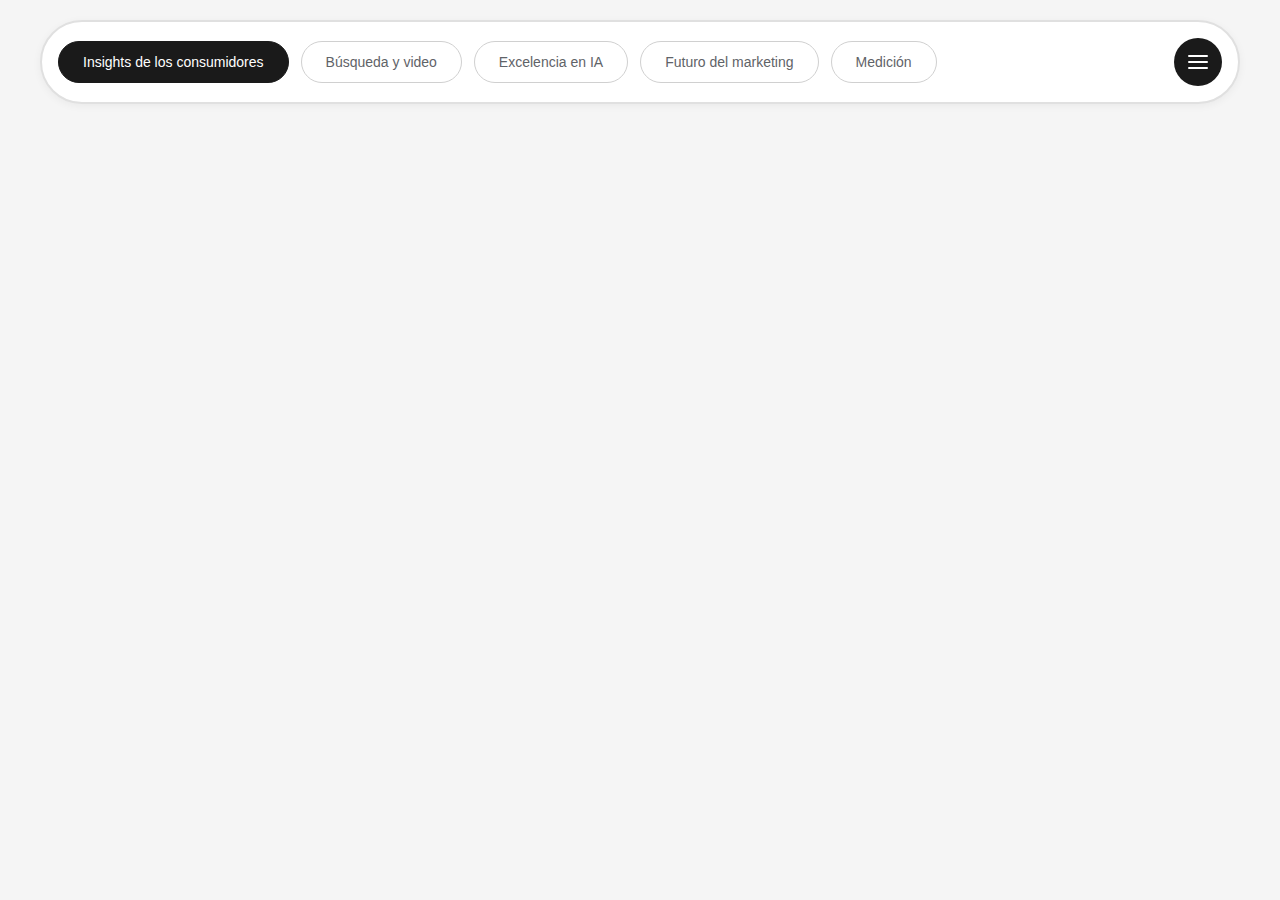
<file: menu-nav.html>
<!DOCTYPE html>
<html lang="es">

<head>
    <meta charset="UTF-8">
    <meta name="viewport" content="width=device-width, initial-scale=1.0">
    <title>Tab Menu</title>
    <style>
        * {
            margin: 0;
            padding: 0;
            box-sizing: border-box;
        }

        body {
            font-family: -apple-system, BlinkMacSystemFont, 'Segoe UI', Roboto, Oxygen, Ubuntu, Cantarell, sans-serif;
            padding: 20px;
            background: #f5f5f5;
        }

        .tab-menu-container {
            max-width: 1200px;
            margin: 0 auto;
            position: relative;
        }

        .tab-menu-wrapper {
            display: flex;
            align-items: center;
            gap: 12px;
            background: white;
            padding: 16px;
            border-radius: 60px;
            border: 2px solid #e0e0e0;
            box-shadow: 0 2px 8px rgba(0, 0, 0, 0.05);
        }

        .tabs-scroll-container {
            flex: 1;
            overflow-x: auto;
            overflow-y: hidden;
            scrollbar-width: none;
            -ms-overflow-style: none;
            transition: all 0.3s ease;
        }

        .tabs-scroll-container::-webkit-scrollbar {
            display: none;
        }

        .tabs-list {
            display: flex;
            gap: 12px;
            list-style: none;
            transition: flex-wrap 0.3s ease;
        }

        /* Desktop: cuando está expandido */
        @media (min-width: 768px) {
            .tabs-scroll-container.expanded .tabs-list {
                flex-wrap: wrap;
            }

            .tabs-scroll-container.expanded {
                overflow: visible;
            }
        }

        .tab-button {
            flex-shrink: 0;
            padding: 12px 24px;
            border-radius: 50px;
            border: 1px solid #d0d0d0;
            background: white;
            color: #5f6368;
            font-size: 14px;
            font-weight: 500;
            white-space: nowrap;
            cursor: pointer;
            transition: all 0.2s ease;
        }

        .tab-button:hover {
            background: #f8f9fa;
        }

        .tab-button.active {
            background: #1a1a1a;
            color: white;
            border-color: #1a1a1a;
        }

        .menu-toggle-btn {
            flex-shrink: 0;
            width: 48px;
            height: 48px;
            border-radius: 50%;
            background: #1a1a1a;
            color: white;
            border: none;
            cursor: pointer;
            display: flex;
            align-items: center;
            justify-content: center;
            transition: all 0.2s ease;
            position: relative;
            z-index: 1001;
        }

        .menu-toggle-btn:hover {
            background: #333;
        }

        .menu-toggle-btn svg {
            width: 24px;
            height: 24px;
            transition: transform 0.3s ease;
        }

        .menu-toggle-btn.active svg {
            transform: rotate(90deg);
        }

        /* Mobile Bottom Sheet */
        .bottom-sheet-overlay {
            display: none;
            position: fixed;
            top: 0;
            left: 0;
            right: 0;
            bottom: 0;
            background: rgba(0, 0, 0, 0.5);
            z-index: 999;
            animation: fadeIn 0.3s ease;
        }

        .bottom-sheet-overlay.active {
            display: block;
        }

        .bottom-sheet {
            display: none;
            position: fixed;
            bottom: 0;
            left: 0;
            right: 0;
            background: white;
            border-radius: 20px 20px 0 0;
            padding: 24px;
            z-index: 1000;
            max-height: 80vh;
            overflow-y: auto;
            animation: slideUp 0.3s ease;
        }

        .bottom-sheet.active {
            display: block;
        }

        .bottom-sheet-handle {
            width: 40px;
            height: 4px;
            background: #d0d0d0;
            border-radius: 2px;
            margin: 0 auto 20px;
        }

        .bottom-sheet-title {
            font-size: 18px;
            font-weight: 600;
            margin-bottom: 20px;
            color: #1a1a1a;
        }

        .bottom-sheet .tabs-list {
            flex-direction: column;
            gap: 12px;
        }

        .bottom-sheet .tab-button {
            width: 100%;
            text-align: center;
        }

        @keyframes slideUp {
            from {
                transform: translateY(100%);
            }

            to {
                transform: translateY(0);
            }
        }

        @keyframes fadeIn {
            from {
                opacity: 0;
            }

            to {
                opacity: 1;
            }
        }

        /* Hide bottom sheet on desktop */
        @media (min-width: 768px) {

            .bottom-sheet-overlay,
            .bottom-sheet {
                display: none !important;
            }
        }

        /* Hide scroll on mobile when expanded */
        @media (max-width: 767px) {
            .tabs-scroll-container.expanded {
                display: none;
            }
        }
    </style>
</head>

<body>
    <div class="tab-menu-container">
        <div class="tab-menu-wrapper">
            <div class="tabs-scroll-container" id="tabsContainer">
                <ul class="tabs-list" id="tabsList">
                    <li>
                        <button class="tab-button active" data-tab="0">
                            Insights de los consumidores
                        </button>
                    </li>
                    <li>
                        <button class="tab-button" data-tab="1">
                            Búsqueda y video
                        </button>
                    </li>
                    <li>
                        <button class="tab-button" data-tab="2">
                            Excelencia en IA
                        </button>
                    </li>
                    <li>
                        <button class="tab-button" data-tab="3">
                            Futuro del marketing
                        </button>
                    </li>
                    <li>
                        <button class="tab-button" data-tab="4">
                            Medición
                        </button>
                    </li>
                </ul>
            </div>

            <button class="menu-toggle-btn" id="menuToggle" aria-label="Abrir menú">
                <svg id="menuIcon" xmlns="http://www.w3.org/2000/svg" viewBox="0 0 24 24" fill="none"
                    stroke="currentColor" stroke-width="2" stroke-linecap="round" stroke-linejoin="round">
                    <line x1="3" y1="12" x2="21" y2="12"></line>
                    <line x1="3" y1="6" x2="21" y2="6"></line>
                    <line x1="3" y1="18" x2="21" y2="18"></line>
                </svg>
                <svg id="closeIcon" style="display: none;" xmlns="http://www.w3.org/2000/svg" viewBox="0 0 24 24"
                    fill="none" stroke="currentColor" stroke-width="2" stroke-linecap="round" stroke-linejoin="round">
                    <line x1="18" y1="6" x2="6" y2="18"></line>
                    <line x1="6" y1="6" x2="18" y2="18"></line>
                </svg>
            </button>
        </div>

        <!-- Mobile Bottom Sheet Overlay -->
        <div class="bottom-sheet-overlay" id="bottomSheetOverlay"></div>

        <!-- Mobile Bottom Sheet -->
        <div class="bottom-sheet" id="bottomSheet">
            <div class="bottom-sheet-handle"></div>
            <div class="bottom-sheet-title">Todas las opciones</div>
            <!-- Tabs will be rendered here on mobile -->
        </div>
    </div>

    <script>
        const tabsContainer = document.getElementById('tabsContainer');
        const tabsList = document.getElementById('tabsList');
        const menuToggle = document.getElementById('menuToggle');
        const menuIcon = document.getElementById('menuIcon');
        const closeIcon = document.getElementById('closeIcon');
        const bottomSheet = document.getElementById('bottomSheet');
        const bottomSheetOverlay = document.getElementById('bottomSheetOverlay');

        let isExpanded = false;
        let activeTab = 0;

        // Detectar si es mobile
        const isMobile = () => window.innerWidth < 768;

        // Toggle menu
        menuToggle.addEventListener('click', () => {
            isExpanded = !isExpanded;

            if (isMobile()) {
                // Mobile: mostrar bottom sheet
                bottomSheet.classList.toggle('active');
                bottomSheetOverlay.classList.toggle('active');
                document.body.style.overflow = isExpanded ? 'hidden' : '';

                // Renderizar tabs en bottom sheet si no existen
                if (isExpanded && bottomSheet.querySelectorAll('.tab-button').length === 0) {
                    const bottomSheetList = document.createElement('ul');
                    bottomSheetList.className = 'tabs-list';

                    const originalButtons = tabsList.querySelectorAll('.tab-button');
                    originalButtons.forEach((btn, index) => {
                        const li = document.createElement('li');
                        const button = document.createElement('button');
                        button.className = `tab-button ${index === activeTab ? 'active' : ''}`;
                        button.setAttribute('data-tab', index);
                        button.textContent = btn.textContent.trim();
                        li.appendChild(button);
                        bottomSheetList.appendChild(li);
                    });

                    bottomSheet.appendChild(bottomSheetList);
                }
            } else {
                // Desktop: hacer wrap
                tabsContainer.classList.toggle('expanded');
            }

            // Toggle icons
            menuIcon.style.display = isExpanded ? 'none' : 'block';
            closeIcon.style.display = isExpanded ? 'block' : 'none';
            menuToggle.classList.toggle('active');
        });

        // Cerrar bottom sheet al hacer click en overlay
        bottomSheetOverlay.addEventListener('click', () => {
            if (isMobile()) {
                isExpanded = false;
                bottomSheet.classList.remove('active');
                bottomSheetOverlay.classList.remove('active');
                document.body.style.overflow = '';
                menuIcon.style.display = 'block';
                closeIcon.style.display = 'none';
                menuToggle.classList.remove('active');
            }
        });

        // Delegación de eventos para tabs
        const handleTabClick = (e) => {
            const button = e.target.closest('.tab-button');
            if (!button) return;

            const tabIndex = parseInt(button.getAttribute('data-tab'));
            activeTab = tabIndex;

            // Actualizar tabs en ambos lugares
            document.querySelectorAll('.tab-button').forEach(btn => {
                btn.classList.remove('active');
                if (parseInt(btn.getAttribute('data-tab')) === tabIndex) {
                    btn.classList.add('active');
                }
            });

            // Cerrar bottom sheet en mobile
            if (isMobile() && isExpanded) {
                isExpanded = false;
                bottomSheet.classList.remove('active');
                bottomSheetOverlay.classList.remove('active');
                document.body.style.overflow = '';
                menuIcon.style.display = 'block';
                closeIcon.style.display = 'none';
                menuToggle.classList.remove('active');
            }
        };

        // Event listeners
        tabsList.addEventListener('click', handleTabClick);
        bottomSheet.addEventListener('click', handleTabClick);

        // Limpiar bottom sheet content al redimensionar
        window.addEventListener('resize', () => {
            if (!isMobile() && isExpanded) {
                bottomSheet.classList.remove('active');
                bottomSheetOverlay.classList.remove('active');
                document.body.style.overflow = '';
                const bottomSheetList = bottomSheet.querySelector('.tabs-list');
                if (bottomSheetList) {
                    bottomSheetList.remove();
                }
            } else if (isMobile() && isExpanded) {
                tabsContainer.classList.remove('expanded');
            }
        });
    </script>
</body>

</html>
</file>
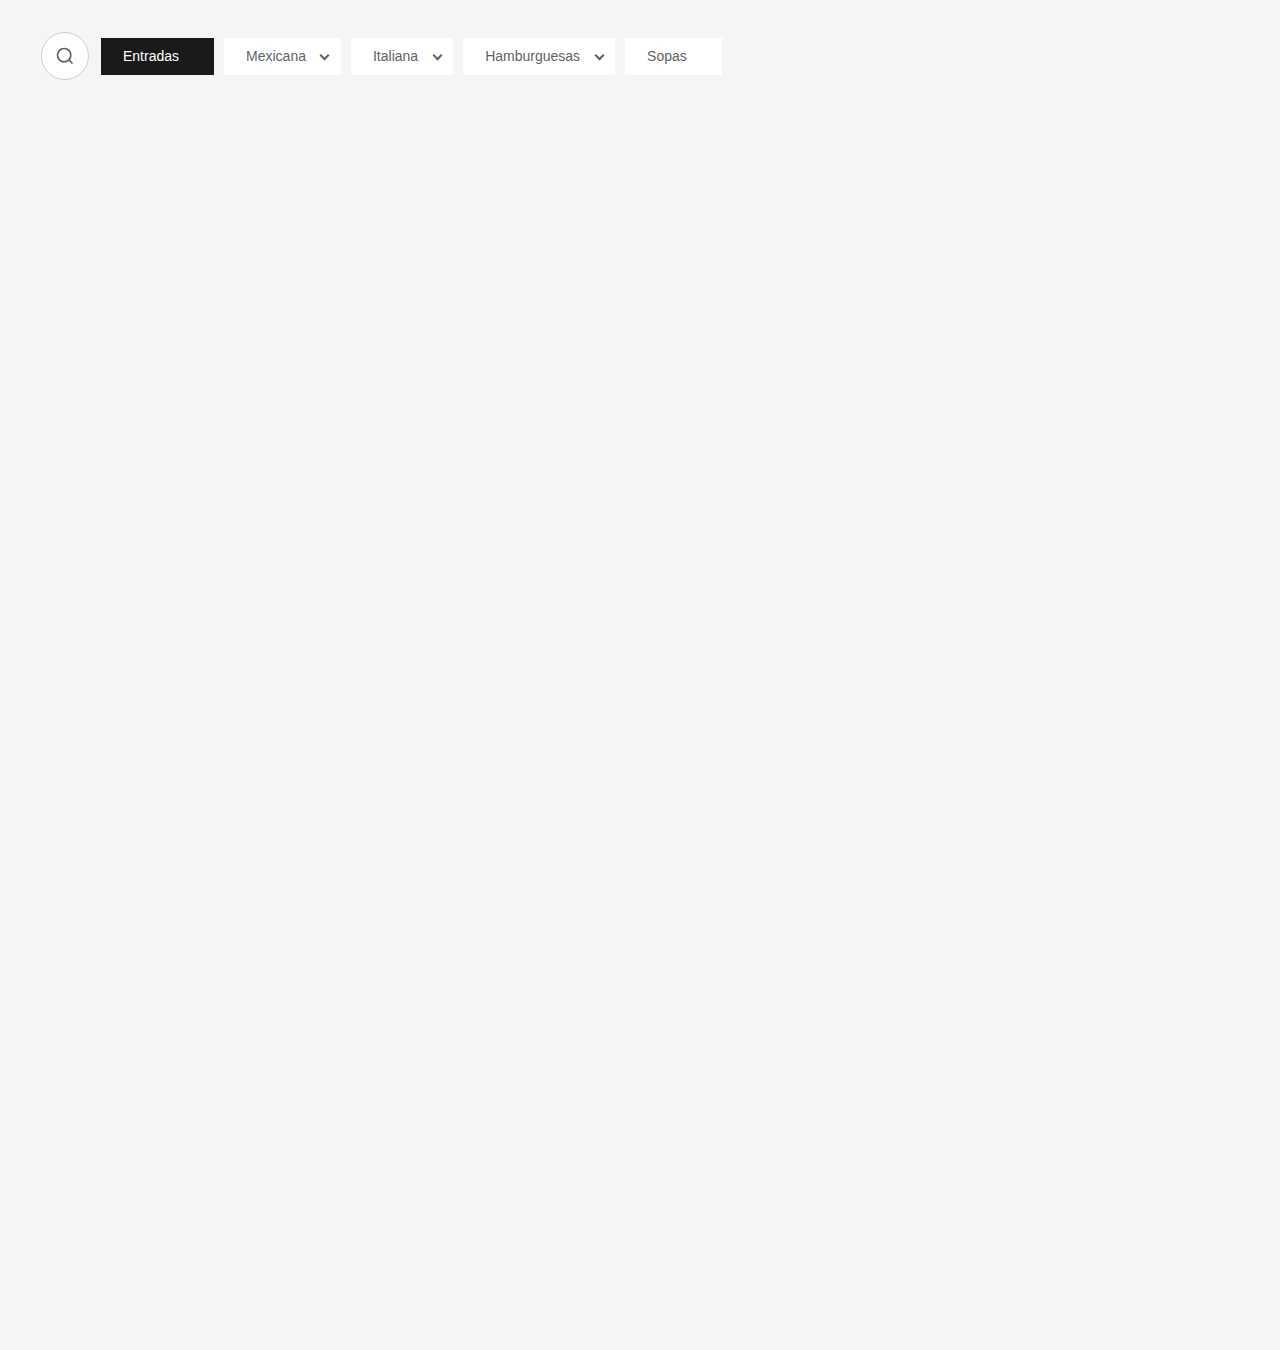
<file: menu-app/new-index.html>
<!DOCTYPE html>
<html lang="es">

<head>
  <meta charset="UTF-8">
  <meta name="viewport" content="width=device-width, initial-scale=1.0">
  <title>Menú Gourmet Integrado</title>
  <style>
    :root {
      --margin: 40px;
      --padding: 20px;
      --m-spacing: calc(var(--margin) / 2);
      --p-spacing: calc(var(--padding) / 2);
      --container-limit: calc(1200px + var(--m-spacing) + var(--p-spacing));
      --primary-black: #1a1a1a;
      --accent-blue: #007AFF;
    }

    * {
      margin: 0;
      padding: 0;
      box-sizing: border-box;
    }

    body {
      font-family: -apple-system, BlinkMacSystemFont, 'Segoe UI', Roboto, sans-serif;
      padding: 20px;
      background: #f5f5f5;
      min-height: 150vh;
    }

    .tab-menu-container {
      max-width: var(--container-limit);
      margin: 0 auto;
      position: sticky;
      top: 20px;
      z-index: 1000;
    }

    /* WRAPPER PRINCIPAL */
    .tab-menu-wrapper {
      display: flex;
      align-items: center;
      gap: 12px;
      background: #f5f5f5;
      padding: 12px 16px;
      transition: all 0.3s ease;
    }

    /* BUSCADOR */
    .search-wrapper {
      position: relative;
      display: flex;
      align-items: center;
      height: 48px;
      min-width: 48px;
    }

    .search-input {
      width: 48px;
      height: 48px;
      padding: 0;
      border: 1px solid #d0d0d0;
      border-radius: 50px;
      background: white;
      color: transparent;
      cursor: pointer;
      transition: all 0.4s cubic-bezier(0.4, 0, 0.2, 1);
      outline: none;
    }

    .search-icon {
      position: absolute;
      left: 14px;
      pointer-events: none;
      display: flex;
      color: #5f6368;
    }

    /* LÓGICA DE BÚSQUEDA (Checkbox Hack) */
    #is-searching:checked+.tab-menu-wrapper .tabs-list {
      width: 0;
      opacity: 0;
      pointer-events: none;
      overflow: hidden;
    }

    #is-searching:checked+.tab-menu-wrapper .search-wrapper {
      flex: 1;
    }

    #is-searching:checked+.tab-menu-wrapper .search-input {
      width: 100%;
      padding: 0 20px 0 45px;
      color: var(--primary-black);
      cursor: text;
      border-color: var(--primary-black);
    }

    #is-searching:checked+.tab-menu-wrapper .search-input::placeholder {
      color: #999;
    }

    /* TABS PRINCIPALES */
    .tabs-scroll-container {
      flex: 1;
      overflow-x: auto;
      scrollbar-width: none;
    }

    .tabs-scroll-container::-webkit-scrollbar {
      display: none;
    }

    .tabs-list {
      display: flex;
      gap: 10px;
      list-style: none;
      transition: all 0.3s ease;
    }



    .tab-button.active {
      background: var(--primary-black);
      color: white;
      border-color: var(--primary-black);
    }

    .tab-button {
      position: relative;
      padding: 10px 35px 10px 22px;
      /* Aumentamos padding derecho para el chevron */
      border: solid 0px transparent;
      border-bottom: 1px solid transparent;
      background: white;
      color: #5f6368;
      font-size: 14px;
      font-weight: 500;
      white-space: nowrap;
      cursor: pointer;
      transition: all 0.3s ease;
    }

    /* El contenedor del chevron */
    .has-sub-indicator {
      position: absolute;
      right: 12px;
      top: 50%;
      transform: translateY(-50%);
      width: 8px;
      height: 8px;
      display: flex;
      align-items: center;
      justify-content: center;
      transition: all 0.3s ease;
    }

    /* Dibujo del Chevron usando bordes */
    .has-sub-indicator::after {
      content: '';
      width: 5px;
      height: 5px;
      border-right: 2px solid currentColor;
      /* Usa el color del texto del botón */
      border-bottom: 2px solid currentColor;
      transform: rotate(45deg);
      /* Apunta a la derecha por defecto o abajo */
      display: block;

    }

    /* Animación: Cuando el botón está activo, el chevron apunta hacia abajo o rota */
    .tab-button.active .has-sub-indicator {
      transform: translateY(-50%) rotate(90deg);
      color: white;
      /* En estado activo el texto es blanco */
    }

    /* BOTÓN MENÚ (Hamburguesa) */
    .menu-toggle-btn {
      display: none;
      /* Se activa en media query */
      flex-shrink: 0;
      width: 48px;
      height: 48px;
      border-radius: 50%;
      background: var(--primary-black);
      color: white;
      border: none;
      cursor: pointer;
      align-items: center;
      justify-content: center;
    }

    /* OPCIÓN 1: DESKTOP FLOATING CHIPS */
    .desktop-sub-chips {
      position: absolute;
      top: 100%;
      left: 0;
      transform: translateY(10px);
      display: flex;
      gap: 8px;
      padding: 10px;
      opacity: 0;
      visibility: hidden;
      transition: all 0.3s ease;
    }

    .desktop-sub-chips.active {
      opacity: 1;
      visibility: visible;
      transform: translateX(-50%) translateY(0);
    }

    .sub-chip {
      padding: 6px 16px;
      background: white;
      border: 1px solid #d0d0d0;
      border-radius: 20px;
      font-size: 13px;
      cursor: pointer;
    }

    /* OPCIÓN 2: MOBILE THUMB DOCK */
    .mobile-thumb-dock {
      position: fixed;
      bottom: 30px;
      left: 50%;
      transform: translateX(-50%) translateY(150px);
      width: calc(100% - 40px);
      max-width: 450px;
      background: rgba(26, 26, 26, 0.9);
      backdrop-filter: blur(10px);
      padding: 12px;
      border-radius: 24px;
      display: flex;
      gap: 10px;
      overflow-x: auto;
      scrollbar-width: none;
      box-shadow: 0 10px 30px rgba(0, 0, 0, 0.2);
      transition: transform 0.5s cubic-bezier(0.175, 0.885, 0.32, 1.275);
      z-index: 2000;
    }

    .mobile-thumb-dock::-webkit-scrollbar {
      display: none;
    }

    .mobile-thumb-dock.active {
      transform: translateX(-50%) translateY(0);
    }

    .sub-chip-mobile {
      padding: 10px 20px;
      background: rgba(255, 255, 255, 0.15);
      color: white;
      border-radius: 15px;
      white-space: nowrap;
      font-size: 14px;
    }

    /* 2. Expandir el search wrapper cuando esté en modo búsqueda */
    #is-searching:checked+.tab-menu-wrapper .search-wrapper {
      flex: 1;
      /* Ocupa todo el espacio que dejaron los tabs */
      width: -webkit-fill-available;
    }

    #is-searching:checked+.tab-menu-wrapper .tabs-scroll-container {
      position: absolute;
    }


    /* Estado por defecto: Scroll horizontal */
    .tabs-scroll-container {
      flex: 1;
      overflow-x: auto;
      overflow-y: hidden;
      display: flex;
      align-items: center;
      transition: all 0.4s cubic-bezier(0.4, 0, 0.2, 1);
    }

    .tabs-list {
      display: flex;
      flex-wrap: nowrap;
      /* Evita que se bajen por defecto */
      gap: 10px;
      list-style: none;
    }

    /* Estado Expandido: Multi-línea */
    .tabs-scroll-container.expanded {
      overflow: visible;
      /* Permite ver el contenido que se envuelve */
    }

    .tabs-scroll-container.expanded .tabs-list {
      flex-wrap: wrap;
      /* Aquí sucede la magia */
      padding: 10px 0;
    }

    /* Ajuste del Wrapper cuando se expande el menú en desktop */
    @media (min-width: 1000px) {
      .tab-menu-wrapper {
        transition: border-radius 0.3s ease;
      }

      /* Si el menú está expandido, quizás quieras un radio de borde menos redondeado */
      .tab-menu-container:has(.expanded) .tab-menu-wrapper {
        border-radius: 24px;
      }
    }

    /* RESPONSIVE LOGIC */
    @media (max-width: 999px) {
      .menu-toggle-btn {
        display: flex;
      }
    }

    @media (max-width: 768px) {
      .desktop-sub-chips {
        display: none;
      }
    }

    @media (min-width: 769px) {
      .mobile-thumb-dock {
        display: none;
      }
    }


    /*Evitar zoom en focus */
    @media screen and (max-width: 768px) {

      input,
      textarea,
      select {
        font-size: 16px !important;
      }
    }


    /* 3. El placeholder solo visible cuando esté activado */
    .search-input:not(:focus)::placeholder {
      color: transparent;
    }
  </style>
</head>

<body>

  <div class="tab-menu-container">
    <input type="checkbox" style="display: none;" id="is-searching">

    <div class="tab-menu-wrapper">
      <label for="tab-search__bar" class="search-wrapper">
        <input id="tab-search__bar" type="text" class="search-input" placeholder="Buscar platillo..."
          aria-label="Buscar">
        <div class="search-icon">
          <svg viewBox="0 0 24 24" width="20" height="20" stroke="currentColor" fill="none" stroke-width="2">
            <circle cx="11" cy="11" r="8"></circle>
            <line x1="21" y1="21" x2="16.65" y2="16.65"></line>
          </svg>
        </div>
      </label>

      <div class="tabs-scroll-container" id="tabsContainer">
        <ul class="tabs-list" id="tabsList">
        </ul>
      </div>

      <button class="menu-toggle-btn" id="menuToggle" aria-label="Abrir menú">
        <svg id="menuIcon" xmlns="http://www.w3.org/2000/svg" width="24" height="24" viewBox="0 0 24 24" fill="none"
          stroke="currentColor" stroke-width="2" stroke-linecap="round" stroke-linejoin="round">
          <line x1="3" y1="12" x2="21" y2="12"></line>
          <line x1="3" y1="6" x2="21" y2="6"></line>
          <line x1="3" y1="18" x2="21" y2="18"></line>
        </svg>
        <svg id="closeIcon" style="display: none;" xmlns="http://www.w3.org/2000/svg" width="24" height="24"
          viewBox="0 0 24 24" fill="none" stroke="currentColor" stroke-width="2" stroke-linecap="round"
          stroke-linejoin="round">
          <line x1="18" y1="6" x2="6" y2="18"></line>
          <line x1="6" y1="6" x2="18" y2="18"></line>
        </svg>
      </button>
    </div>

    <div class="desktop-sub-chips" id="desktopSubChips"></div>
  </div>

  <div class="mobile-thumb-dock" id="mobileSubDock"></div>

  <script>
    const categories = [
      { id: 0, label: "Entradas", subs: [] },
      { id: 1, label: "Mexicana", subs: ["Tacos", "Enchiladas", "Guacamole"] },
      { id: 2, label: "Italiana", subs: ["Ensaladas", "Pasta", "Pizza"] },
      { id: 3, label: "Hamburguesas", subs: ["Clásicas", "Veggie", "Premium"] },
      { id: 4, label: "Sopas", subs: [] }
    ];

    const tabsList = document.getElementById('tabsList');
    const desktopSubChips = document.getElementById('desktopSubChips');
    const mobileSubDock = document.getElementById('mobileSubDock');
    const searchInput = document.getElementById('tab-search__bar');
    const searchingCheckbox = document.getElementById('is-searching');

    let activeId = 0;

    function renderTabs() {
      tabsList.innerHTML = categories.map(cat => `
                <li>
                    <button class="tab-button ${cat.id === activeId ? 'active' : ''}" data-id="${cat.id}">
                        ${cat.label}
                        ${cat.subs.length > 0 ? '<span class="has-sub-indicator"></span>' : ''}
                    </button>
                </li>
            `).join('');
    }

    function updateSubMenus(cat) {
      const isMobile = window.innerWidth <= 768;

      if (cat.subs.length > 0) {
        const html = cat.subs.map(s => `<div class="sub-chip${isMobile ? '-mobile' : ''}">${s}</div>`).join('');

        if (isMobile) {
          mobileSubDock.innerHTML = html;
          mobileSubDock.classList.add('active');
          desktopSubChips.classList.remove('active');
        } else {
          desktopSubChips.innerHTML = html;
          desktopSubChips.classList.add('active');
          mobileSubDock.classList.remove('active');
        }
      } else {
        desktopSubChips.classList.remove('active');
        mobileSubDock.classList.remove('active');
      }
    }

    tabsList.addEventListener('click', (e) => {
      const btn = e.target.closest('.tab-button');
      if (!btn) return;

      activeId = parseInt(btn.getAttribute('data-id'));
      renderTabs();
      updateSubMenus(categories.find(c => c.id === activeId));
    });

    // LÓGICA DE BÚSQUEDA
    searchInput.addEventListener('focus', () => {
      searchingCheckbox.checked = true;
      desktopSubChips.classList.remove('active');
      mobileSubDock.classList.remove('active');
    });

    searchInput.addEventListener('blur', () => {
      if (searchInput.value.trim() === "") {
        searchingCheckbox.checked = false;
        updateSubMenus(categories.find(c => c.id === activeId));
      }
    });

    // Inicializar
    renderTabs();


    const menuToggle = document.getElementById('menuToggle');
    const menuIcon = document.getElementById('menuIcon');
    const closeIcon = document.getElementById('closeIcon');
    const tabsContainer = document.getElementById('tabsContainer');

    menuToggle.addEventListener('click', () => {
      const isExpanded = tabsContainer.classList.toggle('expanded');

      // Intercambiar visibilidad de iconos
      if (isExpanded) {
        menuIcon.style.display = 'none';
        closeIcon.style.display = 'block';
      } else {
        menuIcon.style.display = 'block';
        closeIcon.style.display = 'none';
      }
    });

    // Cerrar el menú si se hace clic en una pestaña (opcional pero recomendado)
    tabsList.addEventListener('click', (e) => {
      if (e.target.closest('.tab-button') && tabsContainer.classList.contains('expanded')) {
        tabsContainer.classList.remove('expanded');
        menuIcon.style.display = 'block';
        closeIcon.style.display = 'none';
      }
    });




    // Función central para renderizar subcategorías
    function updateSubMenus() {
      const category = categories.find(c => c.id === activeId);

      // Limpiamos ambos contenedores primero
      desktopSubChips.innerHTML = '';
      mobileSubDock.innerHTML = '';
      desktopSubChips.classList.remove('active');
      mobileSubDock.classList.remove('active');

      if (!category || category.subs.length === 0) return;

      const isMobile = window.innerWidth <= 768;

      const chipsHTML = category.subs.map(sub => `
        <div class="${isMobile ? 'sub-chip-mobile' : 'sub-chip'}" onclick="selectSub(this)">
            ${sub}
        </div>
    `).join('');

      if (isMobile) {
        mobileSubDock.innerHTML = chipsHTML;
        mobileSubDock.classList.add('active');
      } else {
        desktopSubChips.innerHTML = chipsHTML;
        desktopSubChips.classList.add('active');

        // Calcular la posición del submenú en función del índice del botón activo
        const activeIndex = categories.findIndex(c => c.id === activeId);
        const buttonWidth = 120; // Ancho aproximado de cada botón
        const offset = activeIndex * buttonWidth;

        // Asegurar que el submenú no se salga del viewport
        const viewportWidth = window.innerWidth;
        const subMenuWidth = desktopSubChips.offsetWidth;
        const maxOffset = viewportWidth - subMenuWidth - 20; // Margen de 20px

        const leftPosition = Math.min(offset, maxOffset);

        desktopSubChips.style.left = `${leftPosition}px`;
        desktopSubChips.style.transform = 'translateY(10px)';
      }
    }

    // Evento de Resize (con un pequeño debounce para rendimiento)
    let resizeTimer;
    window.addEventListener('resize', () => {
      clearTimeout(resizeTimer);
      resizeTimer = setTimeout(() => {
        updateSubMenus();
      }, 100);
    });

    // Función para seleccionar un chip (opcional: añadir clase active)
    window.selectSub = (el) => {
      const selector = el.classList.contains('sub-chip-mobile') ? '.sub-chip-mobile' : '.sub-chip';
      document.querySelectorAll(selector).forEach(c => c.classList.remove('active'));
      el.classList.add('active');
    };

    // Actualizar el listener de los tabs principales para que llame a updateSubMenus
    tabsList.addEventListener('click', (e) => {
      const btn = e.target.closest('.tab-button');
      if (!btn) return;

      activeId = parseInt(btn.getAttribute('data-id'));
      renderTabs(); // Tu función que pinta los botones de arriba
      updateSubMenus();

      // Scroll automático para centrar el botón activo en móvil
      if (window.innerWidth <= 768) {
        // Usar setTimeout para esperar a que el DOM se actualice
        setTimeout(() => {
          const container = document.getElementById('tabsContainer');
          const activeButton = container.querySelector('.tab-button.active');

          if (!activeButton) return;

          const containerWidth = container.offsetWidth;
          const buttonWidth = activeButton.offsetWidth;
          const buttonOffset = activeButton.offsetLeft;

          // Calcular la posición de scroll para centrar el botón
          const scrollPosition = buttonOffset - (containerWidth / 2) + (buttonWidth / 2);

          // Asegurar que el scroll no exceda los límites del contenedor
          const maxScroll = container.scrollWidth - containerWidth;
          const finalScroll = Math.min(Math.max(0, scrollPosition), maxScroll);

          // Aplicar el scroll
          container.scrollTo({
            left: finalScroll,
            behavior: 'smooth'
          });
        }, 0);
      }
      /*END*/
    });
  </script>
</body>

</html>
</file>
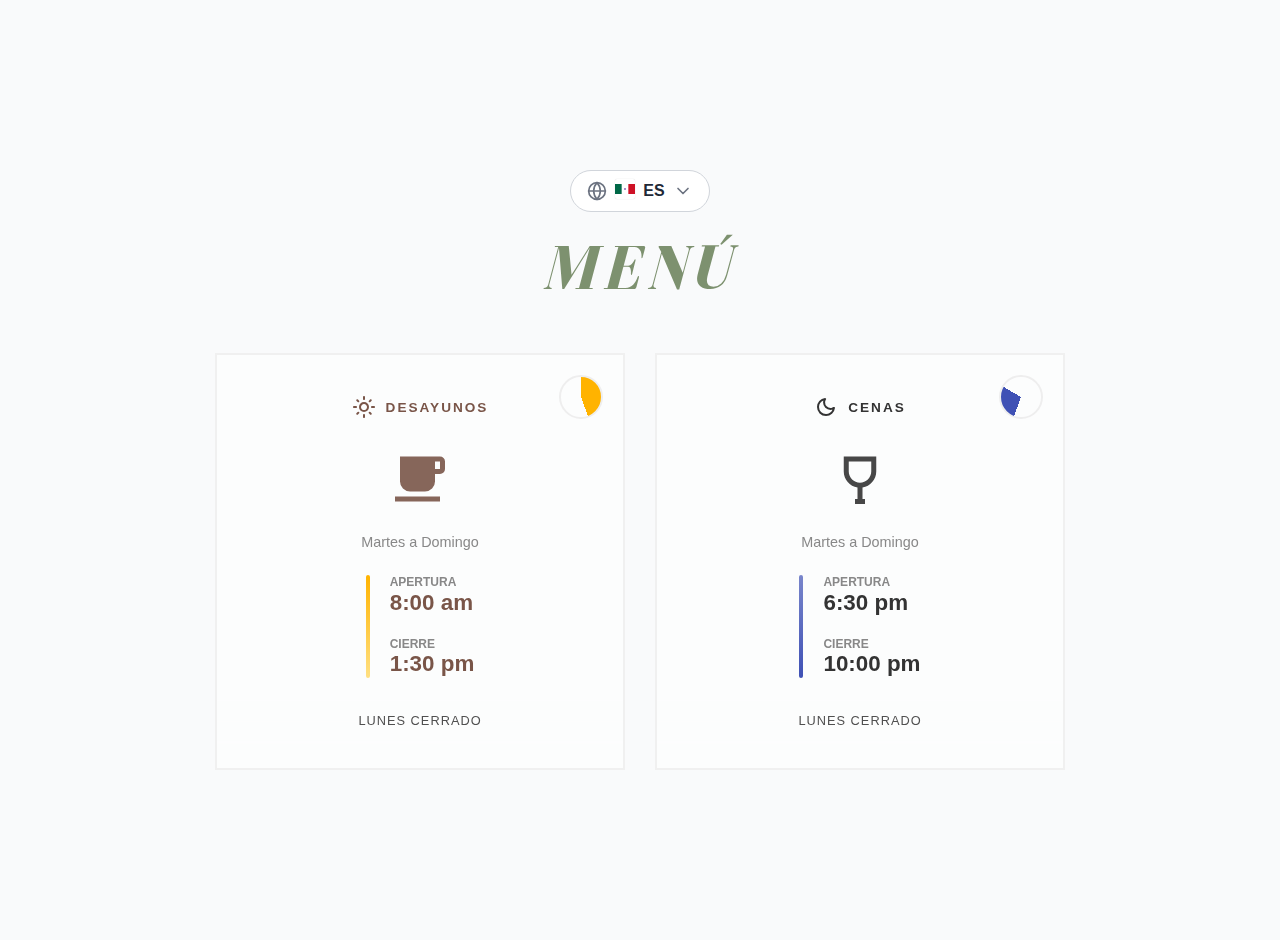
<file: menu-app/select-time.html>
<!DOCTYPE html>
<html lang="es">

<head>
    <meta charset="UTF-8">
    <meta name="viewport" content="width=device-width, initial-scale=1.0">
    <link rel="stylesheet" href="../fonts/bodoni/bodoni.css">
    <title>Casa Valentina - Menú</title>
    <link rel="stylesheet"
        href="https://fonts.googleapis.com/css2?family=Material+Symbols+Rounded:opsz,wght,FILL,GRAD@20..48,100..700,0..1,-50..200" />
    <style>
        :root {
            --am-color: #795548;
            --am-accent: #FFB300;
            /* Ámbar */
            --pm-color: #333333;
            --pm-accent: #3F51B5;
            /* Azul */
            --text-main: #222;
            --text-muted: #888;
            --border: #f0f0f0;

            --accent-color: #2c4c13;
        }

        body {
            margin: 0;
            font-family: 'Inter', sans-serif;
            background-color: #fafafa;
            display: flex;
            align-items: center;
            justify-content: center;
            min-height: 100vh;
            color: var(--text-main);
        }

        .container {
            width: 90%;
            max-width: 850px;
            text-align: center;
        }

        h2 {
            font-size: 4rem;
            font-weight: 400;
            text-transform: uppercase;
            letter-spacing: 5px;
            margin-bottom: 50px;
            opacity: 0.6;
            color: var(--accent-color);
        }

        .options-wrapper {
            display: flex;
            gap: 30px;
            flex-direction: column;
        }

        @media (min-width: 768px) {
            .options-wrapper {
                flex-direction: row;
            }
        }

        .card {
            flex: 1;
            padding: 40px;
            display: flex;
            flex-direction: column;
            align-items: center;
            transition: all 0.4s cubic-bezier(0.175, 0.885, 0.32, 1.275);
            cursor: pointer;
            background-color: #ffffff8a;
            position: relative;
            overflow: hidden;
            border: 2px solid var(--border);
            backdrop-filter: blur(50px);
        }

        .card:hover {
            transform: translateY(-10px);
            box-shadow: 0 20px 40px rgba(0, 0, 0, 0.08);
            border-color: transparent;
        }

        /* Pie Chart Reloj en la esquina */
        .clock-indicator {
            position: absolute;
            top: 20px;
            right: 20px;
            width: 40px;
            height: 40px;
            border-radius: 50%;
            border: 2px solid #eee;
        }

        .am-card .clock-indicator {
            background: conic-gradient(var(--am-accent) 0deg 160deg, transparent 160deg 360deg);
        }

        .pm-card .clock-indicator {
            background: conic-gradient(transparent 0deg 200deg, var(--pm-accent) 200deg 300deg, transparent 300deg 360deg);
        }

        .label-semantic {
            display: flex;
            align-items: center;
            gap: 10px;
            font-size: 0.85rem;
            text-transform: uppercase;
            letter-spacing: 2px;
            font-weight: 800;
            margin-bottom: 30px;
        }

        .icon-meta {
            width: 60px;
            height: 60px;
            margin-bottom: 25px;
            opacity: 0.9;
        }

        /* Estructura de Timeline a la izquierda */
        .info-box {
            display: flex;
            align-items: stretch;
            gap: 20px;
            text-align: left;
            margin-top: 10px;
        }

        .timeline {
            width: 4px;
            border-radius: 4px;
            position: relative;
            background: #f0f0f0;
        }

        .am-card .timeline {
            background: linear-gradient(to bottom, var(--am-accent), #ffe082);
        }

        .pm-card .timeline {
            background: linear-gradient(to bottom, #7986cb, var(--pm-accent));
        }

        .time-details {
            display: flex;
            flex-direction: column;
            justify-content: space-between;
        }

        .time-row {
            display: flex;
            flex-direction: column;
            line-height: 1.2;
        }

        .time-row .label {
            font-size: 0.75rem;
            text-transform: uppercase;
            color: var(--text-muted);
            font-weight: 600;
        }

        .time-row .val {
            font-size: 1.4rem;
            font-weight: 800;
        }

        .am-card {
            color: var(--am-color);
        }

        .pm-card {
            color: var(--pm-color);
        }

        .days-header {
            font-size: 0.9rem;
            font-weight: 500;
            margin-bottom: 15px;
            color: var(--text-muted);
        }

        .closed-note {
            margin-top: 35px;
            font-size: 0.8rem;
            color: #505050;
            text-transform: uppercase;
            letter-spacing: 1px;
        }

        .language-selector {
            display: flex;
            align-items: center;
            gap: 5px;
        }

        /* CSS IDIOMA */
        /* Variables y Estilos Base */
        :root {
            --color-principal: #556B2F;
            /* Verde Oliva Oscuro (Dark Olive Green) */
            --color-texto-activo: #1f2937;
            /* Gris oscuro */
            --color-texto-inactivo: #4a5568;
            /* Gris medio */
            --color-fondo: #f9fafb;
            /* Fondo claro */
            --color-borde: #d1d5db;
            /* Gris claro para bordes */
        }

        body {
            font-family: Arial, sans-serif;
            margin: 0;
            padding: 20px;
            background-color: var(--color-fondo);
            display: flex;
            justify-content: center;
            align-items: center;
            min-height: 100vh;
        }

        /* Contenedor de la tarjeta de demostración */
        .card-container {
            background-color: #ffffff;
            border-radius: 12px;
            border: 1px solid var(--color-borde);
            padding: 32px;
            max-width: 400px;
            width: 100%;
            /* Nueva propiedad para centrar el contenido (Pill) */
            display: flex;
            flex-direction: column;
            align-items: center;
            /* Centra el contenido horizontalmente */
        }

        /* Contenedor principal del selector (Simulación de un header o navbar) */
        .selector-wrapper {
            position: relative;
            z-index: 100;
            /* Eliminamos el margin fijo */
            margin: 0;
        }

        /* --- Estilos de la Píldora Activa (SIN SOMBRA) --- */
        .language-pill {
            display: flex;
            align-items: center;
            gap: 8px;
            padding: 8px 16px;
            background-color: #ffffff;
            color: var(--color-texto-activo);
            border: 1px solid var(--color-borde);
            border-radius: 9999px;
            /* Forma de píldora */
            cursor: pointer;
            font-weight: bold;
            font-size: 1rem;
            transition: background-color 0.2s;
        }

        .language-pill:hover {
            background-color: #f3f4f6;
        }

        /* Iconos - AHORA EN ESCALA DE GRISES */
        .world-icon,
        .chevron-icon {
            width: 20px;
            height: 20px;
            color: #6B7280;
            /* Gris neutro */
        }

        .chevron-icon {
            transition: transform 0.2s ease;
        }

        .chevron-up {
            transform: rotate(180deg);
        }

        /* --- Estilos del Menú Desplegable (SIN SOMBRA) --- */
        .language-dropdown {
            position: absolute;
            top: 100%;
            /* Justo debajo de la píldora */
            /* CAMBIO CLAVE: Alineación a la izquierda */
            left: 0;
            margin-top: 8px;
            padding: 4px;
            background-color: #ffffff;
            border: 1px solid var(--color-borde);
            border-radius: 8px;
            list-style: none;
            min-width: 150px;
            opacity: 0;
            transform: translateY(-10px);
            transition: opacity 0.2s ease, transform 0.2s ease;
            pointer-events: none;
            /* Deshabilitado por defecto */
        }

        /* Para que el menú se alinee con la píldora, es bueno darle el mismo ancho */
        .language-dropdown {
            width: 100%;
            box-sizing: border-box;
            /* Incluir padding y borde en el ancho total */
        }

        .language-dropdown.show {
            opacity: 1;
            transform: translateY(0);
            pointer-events: auto;
            min-width: fit-content;
        }

        /* Ítems del menú */
        .language-dropdown li {
            display: flex;
            align-items: center;
            gap: 8px;
            padding: 8px 12px;
            cursor: pointer;
            border-radius: 6px;
            color: var(--color-texto-activo);
            font-weight: 500;
            transition: background-color 0.15s;
        }

        .language-dropdown li:hover {
            background-color: #f3f4f6;
            color: var(--color-principal);
            /* Usa el color oliva */
        }

        /* Banderas */
        .flag-svg {
            width: 20px;
            height: 20px;
            border-radius: 2px;
            box-shadow: 0 0 1px rgba(0, 0, 0, 0.2);
        }

        .hidden {
            display: none !important;
        }

        /* Estilo para el título de la página */
        h1 {
            font-size: 1.5rem;
            font-weight: bold;
            margin-bottom: 24px;
            text-align: center;
            color: var(--color-texto-activo);
        }
    </style>
</head>

<body>

    <div class="container">
        <div
            style="display: flex; flex-direction: column-reverse; align-items: center; justify-content: center; gap: 20px;">
            <h2 style="margin: 0;margin-bottom: 3rem; font-family: 'BodoniFLF', serif; ">Menú</h2>
            <div class="selector-wrapper">
                <!-- 1. PÍLDORA ACTIVA (Muestra el idioma seleccionado y el chevron) -->
                <button id="active-language-btn" class="language-pill" data-active-lang="es">
                    <!-- Icono de Mundo -->
                    <svg class="world-icon" xmlns="http://www.w3.org/2000/svg" viewBox="0 0 24 24" fill="none"
                        stroke="currentColor" stroke-width="2" stroke-linecap="round" stroke-linejoin="round">
                        <circle cx="12" cy="12" r="10"></circle>
                        <line x1="2" y1="12" x2="22" y2="12"></line>
                        <path
                            d="M12 2a15.3 15.3 0 0 1 4 10 15.3 15.3 0 0 1-4 10 15.3 15.3 0 0 1-4-10 15.3 15.3 0 0 1 4-10z">
                        </path>
                    </svg>

                    <!-- Placeholder Dinámico para la Bandera y el Texto -->
                    <span id="active-flag-span">
                        <!-- Bandera de México (ES-MX) -->
                        <svg class="flag-svg" viewBox="0 0 100 50" xmlns="http://www.w3.org/2000/svg">
                            <rect width="100" height="50" fill="#FFFFFF" />
                            <rect width="33.33" height="50" fill="#006847" />
                            <rect x="66.67" width="33.33" height="50" fill="#CE1126" />
                            <!-- Placeholder central del escudo -->
                            <circle cx="50" cy="25" r="5" fill="#4B0082" opacity="0.6" />
                        </svg>
                    </span>

                    <span id="active-text">ES</span>

                    <!-- Chevron Down -->
                    <svg id="chevron" class="chevron-icon" xmlns="http://www.w3.org/2000/svg" viewBox="0 0 24 24"
                        fill="none" stroke="currentColor" stroke-width="2" stroke-linecap="round"
                        stroke-linejoin="round">
                        <polyline points="6 9 12 15 18 9"></polyline>
                    </svg>
                </button>

                <!-- 2. MENÚ DESPLEGABLE -->
                <ul id="lang-dropdown-menu" class="language-dropdown">

                    <!-- Opción de Español (Activo/Oculto) -->
                    <li id="dropdown-es" data-lang="es" class="hidden">
                        <!-- Bandera de México (ES-MX) -->
                        <svg class="flag-svg" viewBox="0 0 100 50" xmlns="http://www.w3.org/2000/svg">
                            <rect width="100" height="50" fill="#FFFFFF" />
                            <rect width="33.33" height="50" fill="#006847" />
                            <rect x="66.67" width="33.33" height="50" fill="#CE1126" />
                            <circle cx="50" cy="25" r="5" fill="#4B0082" opacity="0.6" />
                        </svg>
                        <span>ES</span> • <span> Español México</span>
                    </li>

                    <!-- Opción de Inglés (Inactivo/Visible) -->
                    <li id="dropdown-en" data-lang="en">
                        <!-- Bandera de Estados Unidos (EN) -->
                        <svg class="flag-svg" viewBox="0 0 300 200" xmlns="http://www.w3.org/2000/svg">
                            <rect width="300" height="200" fill="#FFFFFF" />
                            <rect width="120" height="100" fill="#000066" />
                            <rect y="0" width="300" height="25" fill="#B22234" />
                            <rect y="50" width="300" height="25" fill="#B22234" />
                            <rect y="100" width="300" height="25" fill="#B22234" />
                            <rect y="150" width="300" height="25" fill="#B22234" />
                        </svg>
                        <span>EN</span> • <span> English EEUU</span>
                    </li>

                </ul>
            </div>
        </div>

        <div class="options-wrapper">

            <article class="card am-card">
                <div class="clock-indicator" title="Horario Mañana"></div>

                <div class="label-semantic">
                    <span class="material-symbols-rounded">light_mode</span>
                    <span>Desayunos</span>
                </div>

                <svg class="icon-meta" viewBox="0 0 24 24" fill="currentColor">
                    <path
                        d="M2,21H20V19H2M20,8H18V5H20M20,3H4V13A4,4 0 0,0 8,17H14A4,4 0 0,0 18,13V10H20A2,2 0 0,0 22,8V5A2,2 0 0,0 20,3Z">
                    </path>
                </svg>

                <div class="days-header">Martes a Domingo</div>

                <div class="info-box">
                    <div class="timeline"></div>
                    <div class="time-details">
                        <div class="time-row">
                            <span class="label">Apertura</span>
                            <span class="val">8:00 am</span>
                        </div>
                        <div style="height: 20px;"></div>
                        <div class="time-row">
                            <span class="label">Cierre</span>
                            <span class="val">1:30 pm</span>
                        </div>
                    </div>
                </div>

                <div class="closed-note">Lunes Cerrado</div>
            </article>

            <article class="card pm-card">
                <div class="clock-indicator" title="Horario Noche"></div>

                <div class="label-semantic">
                    <span class="material-symbols-rounded">dark_mode</span>
                    <span>Cenas</span>
                </div>

                <svg class="icon-meta" viewBox="0 0 24 24" fill="currentColor">
                    <path
                        d="M10,22H14V20H13V15.42C16.07,14.93 18.5,12.25 18.5,9V3H5.5V9C5.5,12.25 7.93,14.93 11,15.42V20H10V22M7.5,5H16.5V9C16.5,11.41 14.41,13.5 12,13.5C9.59,13.5 7.5,11.41 7.5,9V5Z">
                    </path>
                </svg>

                <div class="days-header">Martes a Domingo</div>

                <div class="info-box">
                    <div class="timeline"></div>
                    <div class="time-details">
                        <div class="time-row">
                            <span class="label">Apertura</span>
                            <span class="val">6:30 pm</span>
                        </div>
                        <div style="height: 20px;"></div>
                        <div class="time-row">
                            <span class="label">Cierre</span>
                            <span class="val">10:00 pm</span>
                        </div>
                    </div>
                </div>

                <div class="closed-note">Lunes Cerrado</div>
            </article>

        </div>
    </div>
    <script>
        const activeBtn = document.getElementById('active-language-btn');
        const dropdownMenu = document.getElementById('lang-dropdown-menu');
        const chevron = document.getElementById('chevron');
        const activeTextSpan = document.getElementById('active-text');
        const activeFlagSpan = document.getElementById('active-flag-span');
        const dropdownItems = dropdownMenu.querySelectorAll('li');

        const langData = {
            'es': {
                text: 'ES',
                flagHtml: activeFlagSpan.innerHTML, // Usamos el HTML inicial de México
            },
            'en': {
                text: 'EN',
                // HTML de la bandera de EE.UU.
                flagHtml: `
                    <svg class="flag-svg" viewBox="0 0 300 200" xmlns="http://www.w3.org/2000/svg">
                        <rect width="300" height="200" fill="#FFFFFF"/>
                        <rect width="120" height="100" fill="#000066"/>
                        <rect y="0" width="300" height="25" fill="#B22234"/>
                        <rect y="50" width="300" height="25" fill="#B22234"/>
                        <rect y="100" width="300" height="25" fill="#B22234"/>
                        <rect y="150" width="300" height="25" fill="#B22234"/>
                    </svg>
                `,
            }
        };

        // Función para cambiar el idioma y actualizar la UI
        function setLanguage(newLang) {
            const currentLang = activeBtn.getAttribute('data-active-lang');
            if (currentLang === newLang) return;

            // 1. Actualizar la píldora activa
            activeTextSpan.textContent = langData[newLang].text;
            activeFlagSpan.innerHTML = langData[newLang].flagHtml;
            activeBtn.setAttribute('data-active-lang', newLang);

            // 2. Actualizar el menú desplegable: ocultar el idioma activo, mostrar el otro
            dropdownItems.forEach(item => {
                if (item.getAttribute('data-lang') === newLang) {
                    item.classList.add('hidden');
                } else {
                    item.classList.remove('hidden');
                }
            });

            console.log('Idioma cambiado a: ' + newLang.toUpperCase());
            toggleDropdown(false); // Cerrar el menú
        }

        // Función para abrir/cerrar el menú desplegable
        function toggleDropdown(show) {
            const isShown = dropdownMenu.classList.contains('show');
            const shouldShow = typeof show === 'boolean' ? show : !isShown;

            if (shouldShow) {
                dropdownMenu.classList.add('show');
                chevron.classList.add('chevron-up');
            } else {
                dropdownMenu.classList.remove('show');
                chevron.classList.remove('chevron-up');
            }
        }

        // Evento para el clic en la píldora (Abre/Cierra)
        activeBtn.addEventListener('click', () => {
            toggleDropdown();
        });

        // Evento para el clic en los ítems del menú (Cambia el idioma)
        dropdownItems.forEach(item => {
            item.addEventListener('click', (e) => {
                const newLang = e.currentTarget.getAttribute('data-lang');
                setLanguage(newLang);
            });
        });

        // Cerrar el menú si se hace clic fuera
        document.addEventListener('click', (e) => {
            if (!activeBtn.contains(e.target) && !dropdownMenu.contains(e.target)) {
                toggleDropdown(false);
            }
        });

        // Inicializar con Español activo (asegurar que 'EN' esté visible en el dropdown)
        setLanguage('es'); 
    </script>

</body>

</html>
</file>
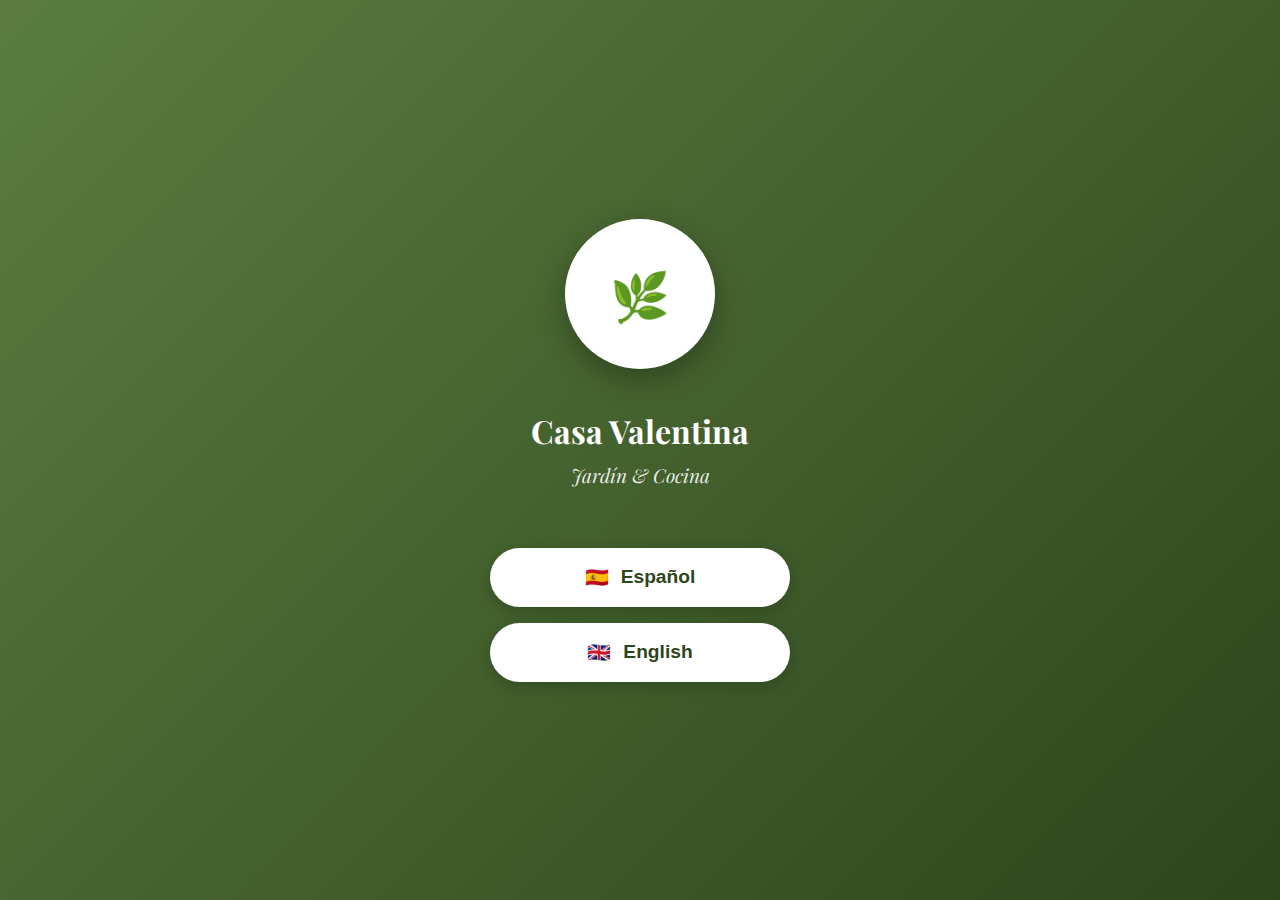
<file: menu/menu-3.html>
<!DOCTYPE html>
<html lang="es">

<head>
    <meta charset="UTF-8">
    <meta name="viewport" content="width=device-width, initial-scale=1.0, maximum-scale=1.0, user-scalable=no">
    <meta name="apple-mobile-web-app-capable" content="yes">
    <meta name="apple-mobile-web-app-status-bar-style" content="black-translucent">
    <title>Casa Valentina - Menú</title>
    <style>
        @import url('https://fonts.googleapis.com/css2?family=Playfair+Display:ital,wght@0,400;0,700;1,400&display=swap');

        :root {
            --verde-oscuro: #2d451c;
            --verde-medio: #5a7d3f;
            --verde-claro: #a8be5f;
            --blanco: #ffffff;
            --gris-texto: #666666;
            --dorado: #ffd700;
            --shadow: 0 2px 8px rgba(0, 0, 0, 0.08);
            --shadow-lg: 0 4px 12px rgba(90, 125, 63, 0.15);
        }

        * {
            margin: 0;
            padding: 0;
            box-sizing: border-box;
            -webkit-tap-highlight-color: transparent;
        }

        body {
            font-family: 'Playfair Display', serif;
            overflow-x: hidden;
            background: #f8f9fa;
            padding-bottom: 60px;
        }

        /* WELCOME SCREEN */
        .welcome-screen {
            position: fixed;
            top: 0;
            left: 0;
            width: 100%;
            height: 100vh;
            background: linear-gradient(135deg, var(--verde-medio) 0%, var(--verde-oscuro) 100%);
            display: flex;
            flex-direction: column;
            justify-content: center;
            align-items: center;
            z-index: 9999;
            transition: opacity 0.5s ease, visibility 0.5s ease;
        }

        .welcome-screen.hidden {
            opacity: 0;
            visibility: hidden;
            pointer-events: none;
        }

        .welcome-logo {
            width: 150px;
            height: 150px;
            background: var(--blanco);
            border-radius: 50%;
            display: flex;
            align-items: center;
            justify-content: center;
            font-size: 3rem;
            margin-bottom: 40px;
            box-shadow: 0 10px 30px rgba(0, 0, 0, 0.3);
            animation: fadeInScale 0.6s ease-out;
        }

        .welcome-title {
            color: var(--blanco);
            font-size: 2rem;
            font-weight: 700;
            text-align: center;
            margin-bottom: 10px;
            animation: fadeInUp 0.6s ease-out 0.2s both;
        }

        .welcome-subtitle {
            color: rgba(255, 255, 255, 0.9);
            font-size: 1.2rem;
            font-style: italic;
            text-align: center;
            margin-bottom: 60px;
            animation: fadeInUp 0.6s ease-out 0.3s both;
        }

        .language-selector {
            display: flex;
            flex-direction: column;
            gap: 16px;
            width: 80%;
            max-width: 300px;
            animation: fadeInUp 0.6s ease-out 0.4s both;
        }

        .lang-btn {
            padding: 18px 32px;
            background: var(--blanco);
            color: var(--verde-oscuro);
            border: none;
            border-radius: 50px;
            font-size: 1.2rem;
            font-weight: 600;
            cursor: pointer;
            display: flex;
            align-items: center;
            justify-content: center;
            gap: 12px;
            box-shadow: 0 4px 15px rgba(0, 0, 0, 0.2);
            transition: all 0.3s ease;
        }

        .lang-btn:active {
            transform: scale(0.98);
        }

        /* LOADING OVERLAY */
        .loading-overlay {
            position: fixed;
            top: 0;
            left: 0;
            width: 100%;
            height: 100%;
            background: rgba(255, 255, 255, 0.95);
            display: flex;
            flex-direction: column;
            justify-content: center;
            align-items: center;
            z-index: 9998;
            transition: opacity 0.5s ease, visibility 0.5s ease;
        }

        .loading-overlay.hidden {
            opacity: 0;
            visibility: hidden;
            pointer-events: none;
        }

        .spinner {
            width: 50px;
            height: 50px;
            border: 4px solid var(--verde-claro);
            border-top: 4px solid var(--verde-oscuro);
            border-radius: 50%;
            animation: spin 1s linear infinite;
            margin-bottom: 20px;
        }

        @keyframes spin {
            0% {
                transform: rotate(0deg);
            }

            100% {
                transform: rotate(360deg);
            }
        }

        .loading-text {
            color: var(--verde-oscuro);
            font-size: 1.1rem;
            font-weight: 600;
        }

        /* MAIN CONTAINER */
        .app-container {
            opacity: 0;
            transition: opacity 0.5s ease 0.3s;
        }

        .app-container.active {
            opacity: 1;
        }

        /* HEADER */
        .app-header {
            background: var(--blanco);
            padding: 16px 20px;
            display: flex;
            justify-content: space-between;
            align-items: center;
            box-shadow: var(--shadow);
        }

        .header-title {
            font-size: 1.5rem;
            font-weight: 700;
            color: var(--verde-oscuro);
            display: flex;
            align-items: center;
            gap: 8px;
        }

        .lang-toggle {
            background: var(--verde-claro);
            border: none;
            padding: 8px 16px;
            border-radius: 20px;
            font-size: 0.9rem;
            color: var(--blanco);
            cursor: pointer;
            font-weight: 600;
        }

        /* SEARCH BAR */
        .search-container {
            position: relative;
            padding: 12px 16px;
            background: var(--blanco);
        }

        .search-icon-btn {
            position: absolute;
            right: 26px;
            top: 50%;
            transform: translateY(-50%);
            width: 40px;
            height: 40px;
            background: var(--verde-claro);
            border: none;
            border-radius: 50%;
            display: flex;
            align-items: center;
            justify-content: center;
            cursor: pointer;
            font-size: 1.2rem;
            transition: all 0.3s ease;
            z-index: 10;
        }

        .search-icon-btn:active {
            transform: translateY(-50%) scale(0.95);
        }

        .search-bar {
            width: 100%;
            padding: 12px 48px 12px 16px;
            border: 2px solid var(--verde-medio);
            border-radius: 24px;
            background: var(--blanco);
            font-size: 16px;
            font-family: inherit;
            outline: none;
            box-shadow: var(--shadow-lg);
            display: none;
        }

        .search-bar.active {
            display: block;
            animation: slideDown 0.2s ease-out;
        }

        .search-close {
            position: absolute;
            right: 26px;
            top: 50%;
            transform: translateY(-50%);
            width: 24px;
            height: 24px;
            color: var(--gris-texto);
            cursor: pointer;
            display: none;
            font-size: 1.5rem;
            font-weight: 300;
        }

        .search-close.active {
            display: block;
        }

        .search-results-count {
            padding: 8px 16px;
            background: rgba(168, 190, 95, 0.2);
            font-size: 0.9rem;
            color: var(--verde-oscuro);
            font-weight: 600;
            display: none;
        }

        .search-results-count.active {
            display: block;
        }

        /* CATEGORY CHIPS */
        .category-chips {
            display: flex;
            gap: 12px;
            padding: 16px;
            overflow-x: auto;
            background: var(--blanco);
            scrollbar-width: none;
            transition: all 0.3s ease;
        }

        .category-chips::-webkit-scrollbar {
            display: none;
        }

        .category-chips.hidden {
            opacity: 0;
            max-height: 0;
            padding: 0;
            overflow: hidden;
        }

        .chip {
            padding: 8px 20px;
            background: #f0f0f0;
            border: 2px solid transparent;
            border-radius: 20px;
            font-size: 0.9rem;
            white-space: nowrap;
            cursor: pointer;
            transition: all 0.3s ease;
            font-weight: 600;
        }

        .chip.active {
            background: var(--verde-claro);
            color: var(--blanco);
            border-color: var(--verde-medio);
        }

        /* CONTENT */
        .app-content {
            padding: 16px;
            padding-bottom: 80px;
            min-height: calc(100vh - 200px);
        }

        .screen {
            display: none;
            animation: fadeIn 0.3s ease;
        }

        .screen.active {
            display: block;
        }

        /* DISH CARD */
        .dish-card {
            background: var(--blanco);
            border-radius: 12px;
            padding: 16px;
            margin-bottom: 16px;
            box-shadow: var(--shadow);
            position: relative;
            overflow: hidden;
        }

        .dish-image {
            width: 100%;
            height: 180px;
            object-fit: cover;
            border-radius: 8px;
            margin-bottom: 12px;
        }

        .dish-badge {
            position: absolute;
            top: 24px;
            right: 24px;
            background: var(--dorado);
            color: var(--verde-oscuro);
            width: 32px;
            height: 32px;
            border-radius: 50%;
            display: flex;
            align-items: center;
            justify-content: center;
            font-weight: 700;
            font-size: 0.9rem;
            box-shadow: 0 2px 8px rgba(0, 0, 0, 0.2);
        }

        .dish-name {
            font-size: 1.1rem;
            font-weight: 700;
            color: var(--verde-oscuro);
            margin-bottom: 8px;
        }

        .dish-description {
            font-size: 0.9rem;
            color: var(--gris-texto);
            font-style: italic;
            line-height: 1.5;
            margin-bottom: 12px;
        }

        .dish-price {
            font-size: 1.3rem;
            font-weight: 700;
            color: var(--verde-medio);
        }

        .dish-notes {
            display: flex;
            flex-wrap: wrap;
            gap: 8px;
            margin-top: 8px;
        }

        .note-tag {
            background: rgba(168, 190, 95, 0.2);
            padding: 4px 12px;
            border-radius: 12px;
            font-size: 0.75rem;
            color: var(--verde-oscuro);
        }

        mark {
            background: rgba(255, 215, 0, 0.3);
            color: var(--verde-oscuro);
            font-weight: 600;
            padding: 2px 4px;
            border-radius: 3px;
        }

        /* EMPTY STATE */
        .empty-state {
            text-align: center;
            padding: 60px 20px;
            color: var(--gris-texto);
        }

        .empty-state-icon {
            font-size: 4rem;
            margin-bottom: 16px;
            opacity: 0.5;
        }

        .empty-state-title {
            font-size: 1.2rem;
            margin-bottom: 8px;
            color: var(--verde-oscuro);
        }

        .empty-state-text {
            font-size: 0.9rem;
            font-style: italic;
            margin-bottom: 20px;
        }

        .suggestions {
            text-align: left;
            max-width: 250px;
            margin: 0 auto;
        }

        .suggestions li {
            padding: 8px 0;
            font-size: 0.9rem;
        }

        /* BOTTOM SHEET */
        .bottom-sheet-overlay {
            position: fixed;
            top: 0;
            left: 0;
            width: 100%;
            height: 100%;
            background: rgba(0, 0, 0, 0.5);
            z-index: 998;
            opacity: 0;
            visibility: hidden;
            transition: all 0.3s ease;
        }

        .bottom-sheet-overlay.active {
            opacity: 1;
            visibility: visible;
        }

        .bottom-sheet {
            position: fixed;
            bottom: 0;
            left: 0;
            width: 100%;
            background: var(--blanco);
            border-radius: 20px 20px 0 0;
            padding: 20px;
            z-index: 999;
            transform: translateY(100%);
            transition: transform 0.3s ease;
            max-height: 80vh;
            overflow-y: auto;
        }

        .bottom-sheet.active {
            transform: translateY(0);
        }

        .sheet-handle {
            width: 40px;
            height: 4px;
            background: #ddd;
            border-radius: 2px;
            margin: 0 auto 20px;
        }

        .sheet-title {
            font-size: 1.5rem;
            font-weight: 700;
            color: var(--verde-oscuro);
            margin-bottom: 24px;
            text-align: center;
        }

        .sheet-item {
            padding: 16px;
            background: #f8f9fa;
            border-radius: 12px;
            margin-bottom: 12px;
            display: flex;
            align-items: center;
            gap: 16px;
            cursor: pointer;
            transition: all 0.2s ease;
        }

        .sheet-item:active {
            transform: scale(0.98);
            background: #e9ecef;
        }

        .sheet-icon {
            font-size: 1.5rem;
            width: 40px;
            text-align: center;
        }

        .sheet-text {
            flex: 1;
        }

        .sheet-label {
            font-size: 1rem;
            font-weight: 600;
            color: var(--verde-oscuro);
        }

        .sheet-value {
            font-size: 0.85rem;
            color: var(--gris-texto);
            font-style: italic;
        }

        /* BOTTOM NAV */
        .bottom-nav {
            position: fixed;
            bottom: 0;
            left: 0;
            width: 100%;
            height: 60px;
            background: rgba(255, 255, 255, 0.95);
            backdrop-filter: blur(10px);
            border-top: 1px solid rgba(90, 125, 63, 0.1);
            box-shadow: 0 -2px 10px rgba(0, 0, 0, 0.05);
            display: flex;
            justify-content: space-around;
            align-items: center;
            z-index: 100;
            padding-bottom: env(safe-area-inset-bottom, 0);
        }

        .nav-item {
            display: flex;
            flex-direction: column;
            align-items: center;
            justify-content: center;
            gap: 4px;
            cursor: pointer;
            color: var(--gris-texto);
            transition: all 0.3s ease;
            padding: 8px 16px;
            border-radius: 12px;
        }

        .nav-item.active {
            color: var(--verde-medio);
            background: rgba(168, 190, 95, 0.1);
        }

        .nav-icon {
            font-size: 1.5rem;
        }

        .nav-label {
            font-size: 10px;
            font-weight: 600;
            text-transform: uppercase;
        }

        /* ANIMATIONS */
        @keyframes fadeInScale {
            from {
                opacity: 0;
                transform: scale(0.8);
            }

            to {
                opacity: 1;
                transform: scale(1);
            }
        }

        @keyframes fadeInUp {
            from {
                opacity: 0;
                transform: translateY(20px);
            }

            to {
                opacity: 1;
                transform: translateY(0);
            }
        }

        @keyframes fadeIn {
            from {
                opacity: 0;
            }

            to {
                opacity: 1;
            }
        }

        @keyframes slideDown {
            from {
                opacity: 0;
                transform: translateY(-10px);
            }

            to {
                opacity: 1;
                transform: translateY(0);
            }
        }

        /* RESPONSIVE */
        @media (min-width: 768px) {
            .app-content {
                max-width: 600px;
                margin: 0 auto;
            }
        }
    </style>
</head>

<body>
    <!-- WELCOME SCREEN -->
    <div class="welcome-screen" id="welcomeScreen">
        <div class="welcome-logo">🌿</div>
        <h1 class="welcome-title">Casa Valentina</h1>
        <p class="welcome-subtitle">Jardín & Cocina</p>
        <div class="language-selector">
            <button class="lang-btn" onclick="selectLanguage('es')">
                <span>🇪🇸</span>
                <span>Español</span>
            </button>
            <button class="lang-btn" onclick="selectLanguage('en')">
                <span>🇬🇧</span>
                <span>English</span>
            </button>
        </div>
    </div>

    <!-- LOADING OVERLAY -->
    <div class="loading-overlay" id="loadingOverlay">
        <div class="spinner"></div>
        <div class="loading-text" id="loadingText">Cargando menú...</div>
    </div>

    <!-- APP CONTAINER -->
    <div class="app-container" id="appContainer">
        <!-- HEADER -->
        <div class="app-header">
            <div class="header-title">
                <span id="headerIcon">🍽️</span>
                <span id="headerTitle">Menú</span>
            </div>
            <button class="lang-toggle" onclick="toggleLanguage()" id="langToggle">🇪🇸 ES</button>
        </div>

        <!-- SEARCH -->
        <div class="search-container" id="searchContainer">
            <button class="search-icon-btn" id="searchIconBtn" onclick="toggleSearch()">🔍</button>
            <input type="search" class="search-bar" id="searchBar" placeholder="Buscar platillos..."
                oninput="handleSearch()">
            <span class="search-close" id="searchClose" onclick="closeSearch()">✕</span>
        </div>
        <div class="search-results-count" id="searchResultsCount"></div>

        <!-- CATEGORY CHIPS -->
        <div class="category-chips" id="categoryChips"></div>

        <!-- CONTENT -->
        <div class="app-content">
            <!-- MENU SCREEN -->
            <div class="screen active" id="menuScreen">
                <div id="menuContent"></div>
            </div>

            <!-- FAVORITES SCREEN -->
            <div class="screen" id="favoritesScreen">
                <div id="favoritesContent"></div>
            </div>
        </div>

        <!-- BOTTOM NAV -->
        <div class="bottom-nav">
            <div class="nav-item active" onclick="switchTab('menu')">
                <div class="nav-icon">🍽️</div>
                <div class="nav-label" id="navMenu">Menú</div>
            </div>
            <div class="nav-item" onclick="switchTab('favorites')">
                <div class="nav-icon">⭐</div>
                <div class="nav-label" id="navFavorites">Favoritos</div>
            </div>
            <div class="nav-item" onclick="toggleBottomSheet()">
                <div class="nav-icon">☰</div>
                <div class="nav-label" id="navMore">Más</div>
            </div>
        </div>
    </div>

    <!-- BOTTOM SHEET -->
    <div class="bottom-sheet-overlay" id="bottomSheetOverlay" onclick="closeBottomSheet()"></div>
    <div class="bottom-sheet" id="bottomSheet">
        <div class="sheet-handle"></div>
        <h2 class="sheet-title" id="sheetTitle">Más opciones</h2>
        <div class="sheet-item" onclick="alert('Nosotros')">
            <div class="sheet-icon">ℹ️</div>
            <div class="sheet-text">
                <div class="sheet-label" id="sheetAbout">Nosotros</div>
                <div class="sheet-value" id="sheetAboutDesc">Conoce nuestra historia</div>
            </div>
        </div>
        <div class="sheet-item" onclick="window.open('tel:6241726241')">
            <div class="sheet-icon">📱</div>
            <div class="sheet-text">
                <div class="sheet-label" id="sheetContact">Contacto</div>
                <div class="sheet-value">624 172 6241</div>
            </div>
        </div>
        <div class="sheet-item" onclick="alert('Horarios: Mar - Dom: 8am - 10pm')">
            <div class="sheet-icon">🕐</div>
            <div class="sheet-text">
                <div class="sheet-label" id="sheetHours">Horarios</div>
                <div class="sheet-value" id="sheetHoursDesc">Mar - Dom: 8am - 10pm</div>
            </div>
        </div>
        <div class="sheet-item" onclick="toggleLanguage(); closeBottomSheet()">
            <div class="sheet-icon">🌐</div>
            <div class="sheet-text">
                <div class="sheet-label" id="sheetLanguage">Idioma</div>
                <div class="sheet-value" id="sheetLanguageValue">Español</div>
            </div>
        </div>
        <div class="sheet-item" onclick="window.open('https://casavalentina.com.mx/facturacion/')">
            <div class="sheet-icon">📄</div>
            <div class="sheet-text">
                <div class="sheet-label" id="sheetInvoice">Facturación</div>
                <div class="sheet-value" id="sheetInvoiceDesc">Solicita tu factura</div>
            </div>
        </div>
    </div>
    <script>
        // ======================
        // CONFIGURACIÓN GOOGLE SHEETS
        // ======================
        const SHEET_ID = '11kdR4uRpOzgeag7YU6gJFfEwywcojb3HKfyhcnJerJ0';
        const API_KEY = 'AIzaSyCByA7B2iScpsJ4ao5_u3oGcI2zgsV_UXw';

        // ======================
        // ESTADO GLOBAL
        // ======================
        let currentLanguage = null;
        let currentTab = 'menu';
        let currentCategory = 'all';
        let searchActive = false;
        let searchQuery = '';
        let menuData = null;
        let allDishes = [];

        const FAVORITES_NAMES = [
            "Tesoro de Oaxaca",
            "Chisme de Tendedero",
            "Pan Francés",
            "Chilaquiles Divorciados",
            "Virreynal",
            "Ah... Pa' churros!"
        ];

        // ======================
        // MAPA DE COLUMNAS
        // ======================
        const SHEET_MAP = {
            section: 0,
            category: 1,
            name: 2,
            description: 3,
            price: 4,
            meta1: 5,
            meta2: 6,
            meta3: 7
        };

        // ======================
        // REGLAS
        // ======================
        const RULES = {
            isNewSection: row => row[SHEET_MAP.section]?.trim(),
            isNewCategory: row => row[SHEET_MAP.category]?.trim(),
            isItem: row => row[SHEET_MAP.name]?.trim(),
            isImage: val => typeof val === "string" && val.includes("http"),
            isSpecialFlag: val => val === "E"
        };

        // ======================
        // TRANSFORMADOR
        // ======================
        function buildMenuModel(rows) {
            const menu = { sections: [] };
            let currentSection = null;
            let currentCategory = null;

            for (const row of rows) {
                // Sección
                if (RULES.isNewSection(row)) {
                    currentSection = {
                        title: row[SHEET_MAP.section].trim(),
                        categories: []
                    };
                    menu.sections.push(currentSection);
                    currentCategory = null;
                }

                // Categoría
                if (RULES.isNewCategory(row)) {
                    if (!currentSection) {
                        currentSection = {
                            title: "General",
                            categories: []
                        };
                        menu.sections.push(currentSection);
                    }

                    currentCategory = {
                        name: row[SHEET_MAP.category].trim(),
                        items: []
                    };
                    currentSection.categories.push(currentCategory);
                }

                // Platillo
                if (RULES.isItem(row)) {
                    if (!currentCategory) {
                        if (!currentSection) {
                            currentSection = {
                                title: "General",
                                categories: []
                            };
                            menu.sections.push(currentSection);
                        }

                        currentCategory = {
                            name: "General",
                            items: []
                        };
                        currentSection.categories.push(currentCategory);
                    }

                    const images = [];
                    const notes = [];

                    const metaCols = [
                        row[SHEET_MAP.meta1],
                        row[SHEET_MAP.meta2],
                        row[SHEET_MAP.meta3]
                    ];

                    metaCols.forEach(val => {
                        if (RULES.isImage(val)) images.push(val);
                        else if (val && !RULES.isSpecialFlag(val)) notes.push(val);
                    });

                    const item = {
                        name: row[SHEET_MAP.name].trim(),
                        description: row[SHEET_MAP.description]?.trim() || "",
                        price: row[SHEET_MAP.price] ? Number(row[SHEET_MAP.price]) : null,
                        notes,
                        images,
                        flags: {
                            special: RULES.isSpecialFlag(row[SHEET_MAP.meta1])
                        }
                    };

                    currentCategory.items.push(item);
                }
            }

            return menu;
        }

        // ======================
        // OBTENER DATOS DE GOOGLE SHEETS
        // ======================
        async function getSheetData(tabName) {
            const range = `${tabName}!A2:AZ900`;
            const url = `https://sheets.googleapis.com/v4/spreadsheets/${SHEET_ID}/values/${range}?key=${API_KEY}`;

            console.log("🔗 Fetching:", url);

            try {
                const response = await fetch(url);
                const data = await response.json();

                console.log("📄 Datos crudos de Google Sheets:");
                console.log(data.values);

                return data.values || [];
            } catch (error) {
                console.error("❌ Error fetching data:", error);
                return [];
            }
        }

        // ======================
        // TRADUCCIONES UI
        // ======================
        const TRANSLATIONS = {
            es: {
                menu: "Menú",
                favorites: "Favoritos",
                more: "Más",
                search: "Buscar platillos...",
                results: "Resultados",
                noResults: "No encontramos",
                tryWith: "Intenta con:",
                all: "Todos",
                moreOptions: "Más opciones",
                about: "Nosotros",
                aboutDesc: "Conoce nuestra historia",
                contact: "Contacto",
                hoursLabel: "Horarios",
                hoursDesc: "Mar - Dom: 8am - 10pm",
                language: "Idioma",
                languageValue: "Español",
                invoice: "Facturación",
                invoiceDesc: "Solicita tu factura",
                favoritesTitle: "Los Favoritos",
                favoritesDesc: "Nuestros platillos más queridos",
                loading: "Cargando menú..."
            },
            en: {
                menu: "Menu",
                favorites: "Favorites",
                more: "More",
                search: "Search dishes...",
                results: "Results",
                noResults: "No results for",
                tryWith: "Try with:",
                all: "All",
                moreOptions: "More options",
                about: "About us",
                aboutDesc: "Know our story",
                contact: "Contact",
                hoursLabel: "Hours",
                hoursDesc: "Tue - Sun: 8am - 10pm",
                language: "Language",
                languageValue: "English",
                invoice: "Invoice",
                invoiceDesc: "Request your invoice",
                favoritesTitle: "The Favorites",
                favoritesDesc: "Our most beloved dishes",
                loading: "Loading menu..."
            }
        };

        // ======================
        // FUNCIONES PRINCIPALES
        // ======================
        async function selectLanguage(lang) {
            currentLanguage = lang;
            try {
                localStorage.setItem('casavalentina_lang', lang);
            } catch (e) {
                console.log('localStorage not available');
            }

            document.getElementById('welcomeScreen').classList.add('hidden');
            document.getElementById('loadingOverlay').classList.remove('hidden');

            updateLoadingText();

            await loadMenuData();

            setTimeout(() => {
                document.getElementById('loadingOverlay').classList.add('hidden');
                document.getElementById('appContainer').classList.add('active');
            }, 500);
        }

        async function loadMenuData() {
            try {
                const tabName = currentLanguage === 'es' ? 'ESP - DESAYUNOS' : 'ENG - BREAKFAST';
                const rows = await getSheetData(tabName);

                menuData = buildMenuModel(rows);
                console.log("🍽️ Menú procesado:", menuData);

                initializeApp();
            } catch (error) {
                console.error("❌ Error loading menu:", error);
                menuData = { sections: [] };
                initializeApp();
            }
        }

        function initializeApp() {
            updateLanguageToggle();
            updateUITranslations();
            buildAllDishes();
            renderCategories();
            renderMenuContent();
            renderFavorites();
        }

        function updateLoadingText() {
            const t = TRANSLATIONS[currentLanguage];
            document.getElementById('loadingText').textContent = t.loading;
        }

        function updateLanguageToggle() {
            const toggle = document.getElementById('langToggle');
            toggle.textContent = currentLanguage === 'es' ? '🇪🇸 ES' : '🇬🇧 EN';
        }

        function updateUITranslations() {
            const t = TRANSLATIONS[currentLanguage];

            document.getElementById('navMenu').textContent = t.menu;
            document.getElementById('navFavorites').textContent = t.favorites;
            document.getElementById('navMore').textContent = t.more;

            document.getElementById('searchBar').placeholder = t.search;

            document.getElementById('sheetTitle').textContent = t.moreOptions;
            document.getElementById('sheetAbout').textContent = t.about;
            document.getElementById('sheetAboutDesc').textContent = t.aboutDesc;
            document.getElementById('sheetContact').textContent = t.contact;
            document.getElementById('sheetHours').textContent = t.hoursLabel;
            document.getElementById('sheetHoursDesc').textContent = t.hoursDesc;
            document.getElementById('sheetLanguage').textContent = t.language;
            document.getElementById('sheetLanguageValue').textContent = t.languageValue;
            document.getElementById('sheetInvoice').textContent = t.invoice;
            document.getElementById('sheetInvoiceDesc').textContent = t.invoiceDesc;
        }

        function buildAllDishes() {
            allDishes = [];
            if (!menuData || !menuData.sections) return;

            menuData.sections.forEach(section => {
                section.categories.forEach(category => {
                    category.items.forEach(item => {
                        allDishes.push({
                            ...item,
                            section: section.title,
                            category: category.name
                        });
                    });
                });
            });
        }

        function renderCategories() {
            const container = document.getElementById('categoryChips');
            const t = TRANSLATIONS[currentLanguage];

            let html = `<div class="chip active" onclick="filterByCategory('all')">${t.all}</div>`;

            if (menuData && menuData.sections) {
                menuData.sections.forEach(section => {
                    const safeTitle = section.title.replace(/'/g, "\\'");
                    html += `<div class="chip" onclick="filterByCategory('${safeTitle}')">${section.title}</div>`;
                });
            }

            container.innerHTML = html;
        }

        function filterByCategory(category) {
            currentCategory = category;

            const chips = document.querySelectorAll('.chip');
            chips.forEach(chip => chip.classList.remove('active'));

            // Find and activate the clicked chip
            chips.forEach(chip => {
                if (chip.textContent === category || (category === 'all' && chip.textContent === TRANSLATIONS[currentLanguage].all)) {
                    chip.classList.add('active');
                }
            });

            renderMenuContent();
        }

        function renderMenuContent() {
            const container = document.getElementById('menuContent');
            let dishes = allDishes;

            if (currentCategory !== 'all') {
                dishes = dishes.filter(d => d.section === currentCategory);
            }

            if (searchQuery) {
                dishes = searchDishes(searchQuery);
            }

            if (dishes.length === 0) {
                container.innerHTML = renderEmptyState();
                return;
            }

            let html = '';
            dishes.forEach(dish => {
                html += renderDishCard(dish);
            });

            container.innerHTML = html;
        }

        function renderDishCard(dish) {
            const name = dish.name;
            const desc = dish.description;
            const price = dish.price;
            const hasImage = dish.images && dish.images.length > 0;
            const isSpecial = dish.flags.special;

            return `
        <div class="dish-card">
            ${hasImage ? `<img src="${dish.images[0]}" alt="${name}" class="dish-image" loading="lazy">` : ''}
            ${isSpecial ? '<div class="dish-badge">E</div>' : ''}
            <div class="dish-name">${highlightMatch(name, searchQuery)}</div>
            <div class="dish-description">${highlightMatch(desc, searchQuery)}</div>
            ${price ? `<div class="dish-price">${price} MXN</div>` : ''}
            ${dish.notes.length > 0 ? `
                <div class="dish-notes">
                    ${dish.notes.map(note => `<span class="note-tag">${note}</span>`).join('')}
                </div>
            ` : ''}
        </div>
    `;
        }

        function renderFavorites() {
            const container = document.getElementById('favoritesContent');
            const t = TRANSLATIONS[currentLanguage];

            let html = `
        <div style="text-align: center; padding: 20px 0; background: linear-gradient(135deg, var(--verde-claro) 0%, var(--verde-medio) 100%); color: white; border-radius: 12px; margin-bottom: 24px;">
            <h2 style="font-size: 2rem; font-weight: 700; margin-bottom: 8px;">${t.favoritesTitle}</h2>
            <p style="font-size: 1.2rem; font-style: italic;">${t.favoritesDesc}</p>
        </div>
    `;

            const favorites = allDishes.filter(dish =>
                FAVORITES_NAMES.some(favName =>
                    dish.name.toLowerCase().includes(favName.toLowerCase())
                )
            );

            if (favorites.length === 0) {
                html += `
            <div class="empty-state">
                <div class="empty-state-icon">⭐</div>
                <div class="empty-state-title">Próximamente</div>
                <div class="empty-state-text">Los favoritos aparecerán aquí</div>
            </div>
        `;
            } else {
                favorites.forEach(dish => {
                    html += renderDishCard(dish);
                });
            }

            container.innerHTML = html;
        }

        function searchDishes(query) {
            if (!query.trim()) return allDishes;

            const lowerQuery = query.toLowerCase();

            return allDishes.filter(dish => {
                const name = dish.name.toLowerCase();
                const desc = dish.description.toLowerCase();
                const notes = dish.notes.join(' ').toLowerCase();

                return name.includes(lowerQuery) ||
                    desc.includes(lowerQuery) ||
                    notes.includes(lowerQuery);
            });
        }

        function highlightMatch(text, query) {
            if (!query) return text;

            const regex = new RegExp(`(${query})`, 'gi');
            return text.replace(regex, '<mark>$1</mark>');
        }

        function renderEmptyState() {
            const t = TRANSLATIONS[currentLanguage];

            return `
        <div class="empty-state">
            <div class="empty-state-icon">🔍</div>
            <div class="empty-state-title">${t.noResults}</div>
            <div class="empty-state-text">"${searchQuery}"</div>
            <div class="suggestions">
                <p><strong>${t.tryWith}</strong></p>
                <ul>
                    <li>Chilaquiles</li>
                    <li>Enchiladas</li>
                    <li>Café</li>
                </ul>
            </div>
        </div>
    `;
        }

        // ======================
        // NAVEGACIÓN
        // ======================
        function switchTab(tab) {
            currentTab = tab;

            const screens = document.querySelectorAll('.screen');
            screens.forEach(s => s.classList.remove('active'));

            const navItems = document.querySelectorAll('.nav-item');
            navItems.forEach(item => item.classList.remove('active'));

            document.getElementById(`${tab}Screen`).classList.add('active');

            // Find and activate the clicked nav item
            navItems.forEach(item => {
                const icon = item.querySelector('.nav-icon').textContent;
                if ((tab === 'menu' && icon === '🍽️') || (tab === 'favorites' && icon === '⭐')) {
                    item.classList.add('active');
                }
            });

            const icons = { menu: '🍽️', favorites: '⭐' };
            const titles = {
                menu: TRANSLATIONS[currentLanguage].menu,
                favorites: TRANSLATIONS[currentLanguage].favorites
            };

            document.getElementById('headerIcon').textContent = icons[tab];
            document.getElementById('headerTitle').textContent = titles[tab];

            if (tab === 'menu') {
                document.getElementById('searchContainer').style.display = 'block';
                document.getElementById('categoryChips').style.display = 'flex';
            } else {
                document.getElementById('searchContainer').style.display = 'none';
                document.getElementById('categoryChips').style.display = 'none';
                closeSearch();
            }
        }

        // ======================
        // BÚSQUEDA
        // ======================
        function toggleSearch() {
            searchActive = !searchActive;

            const searchBar = document.getElementById('searchBar');
            const searchIcon = document.getElementById('searchIconBtn');
            const searchClose = document.getElementById('searchClose');
            const chips = document.getElementById('categoryChips');

            if (searchActive) {
                searchBar.classList.add('active');
                searchClose.classList.add('active');
                searchIcon.style.display = 'none';
                chips.classList.add('hidden');
                searchBar.focus();
            }
        }

        function closeSearch() {
            searchActive = false;
            searchQuery = '';

            const searchBar = document.getElementById('searchBar');
            const searchIcon = document.getElementById('searchIconBtn');
            const searchClose = document.getElementById('searchClose');
            const chips = document.getElementById('categoryChips');
            const resultsCount = document.getElementById('searchResultsCount');

            searchBar.classList.remove('active');
            searchClose.classList.remove('active');
            searchIcon.style.display = 'flex';
            chips.classList.remove('hidden');
            resultsCount.classList.remove('active');

            searchBar.value = '';
            renderMenuContent();
        }

        function handleSearch() {
            const searchBar = document.getElementById('searchBar');
            searchQuery = searchBar.value;

            const results = searchDishes(searchQuery);
            const resultsCount = document.getElementById('searchResultsCount');
            const t = TRANSLATIONS[currentLanguage];

            if (searchQuery) {
                resultsCount.textContent = `${t.results} (${results.length})`;
                resultsCount.classList.add('active');
            } else {
                resultsCount.classList.remove('active');
            }

            renderMenuContent();
        }

        // ======================
        // BOTTOM SHEET
        // ======================
        function toggleBottomSheet() {
            const overlay = document.getElementById('bottomSheetOverlay');
            const sheet = document.getElementById('bottomSheet');

            overlay.classList.add('active');
            sheet.classList.add('active');
        }

        function closeBottomSheet() {
            const overlay = document.getElementById('bottomSheetOverlay');
            const sheet = document.getElementById('bottomSheet');

            overlay.classList.remove('active');
            sheet.classList.remove('active');
        }

        // ======================
        // CAMBIO DE IDIOMA
        // ======================
        async function toggleLanguage() {
            const newLang = currentLanguage === 'es' ? 'en' : 'es';

            document.getElementById('loadingOverlay').classList.remove('hidden');

            currentLanguage = newLang;
            try {
                localStorage.setItem('casavalentina_lang', newLang);
            } catch (e) {
                console.log('localStorage not available');
            }

            updateLoadingText();

            await loadMenuData();

            setTimeout(() => {
                document.getElementById('loadingOverlay').classList.add('hidden');
            }, 500);
        }

        // ======================
        // INICIALIZACIÓN
        // ======================
        window.onload = function () {
            let savedLang = null;
            try {
                savedLang = localStorage.getItem('casavalentina_lang');
            } catch (e) {
                console.log('localStorage not available');
            }

            if (savedLang) {
                selectLanguage(savedLang);
            }
        };
    </script>
</body>

</html>
</file>
<file: fonts/bodoni/bodoni.css>
@font-face {
  font-family: "BodoniItalic";
  src: url("./woff2/bodoni-72-book-italic.woff2") format("woff2"),
    url("./woff2/bodoni-72-book-italic.woff") format("woff");
  font-weight: normal;
  font-style: italic;
  font-display: swap;
}

@font-face {
  font-family: "BodoniFLF";
  src: url("./woff2/BodoniFLF Bold Italic.woff2") format("woff2"),
    url("./woff/BodoniFLF Bold Italic.woff") format("woff");
  font-weight: bold;
  font-style: italic;
  font-display: swap;
}
</file>
